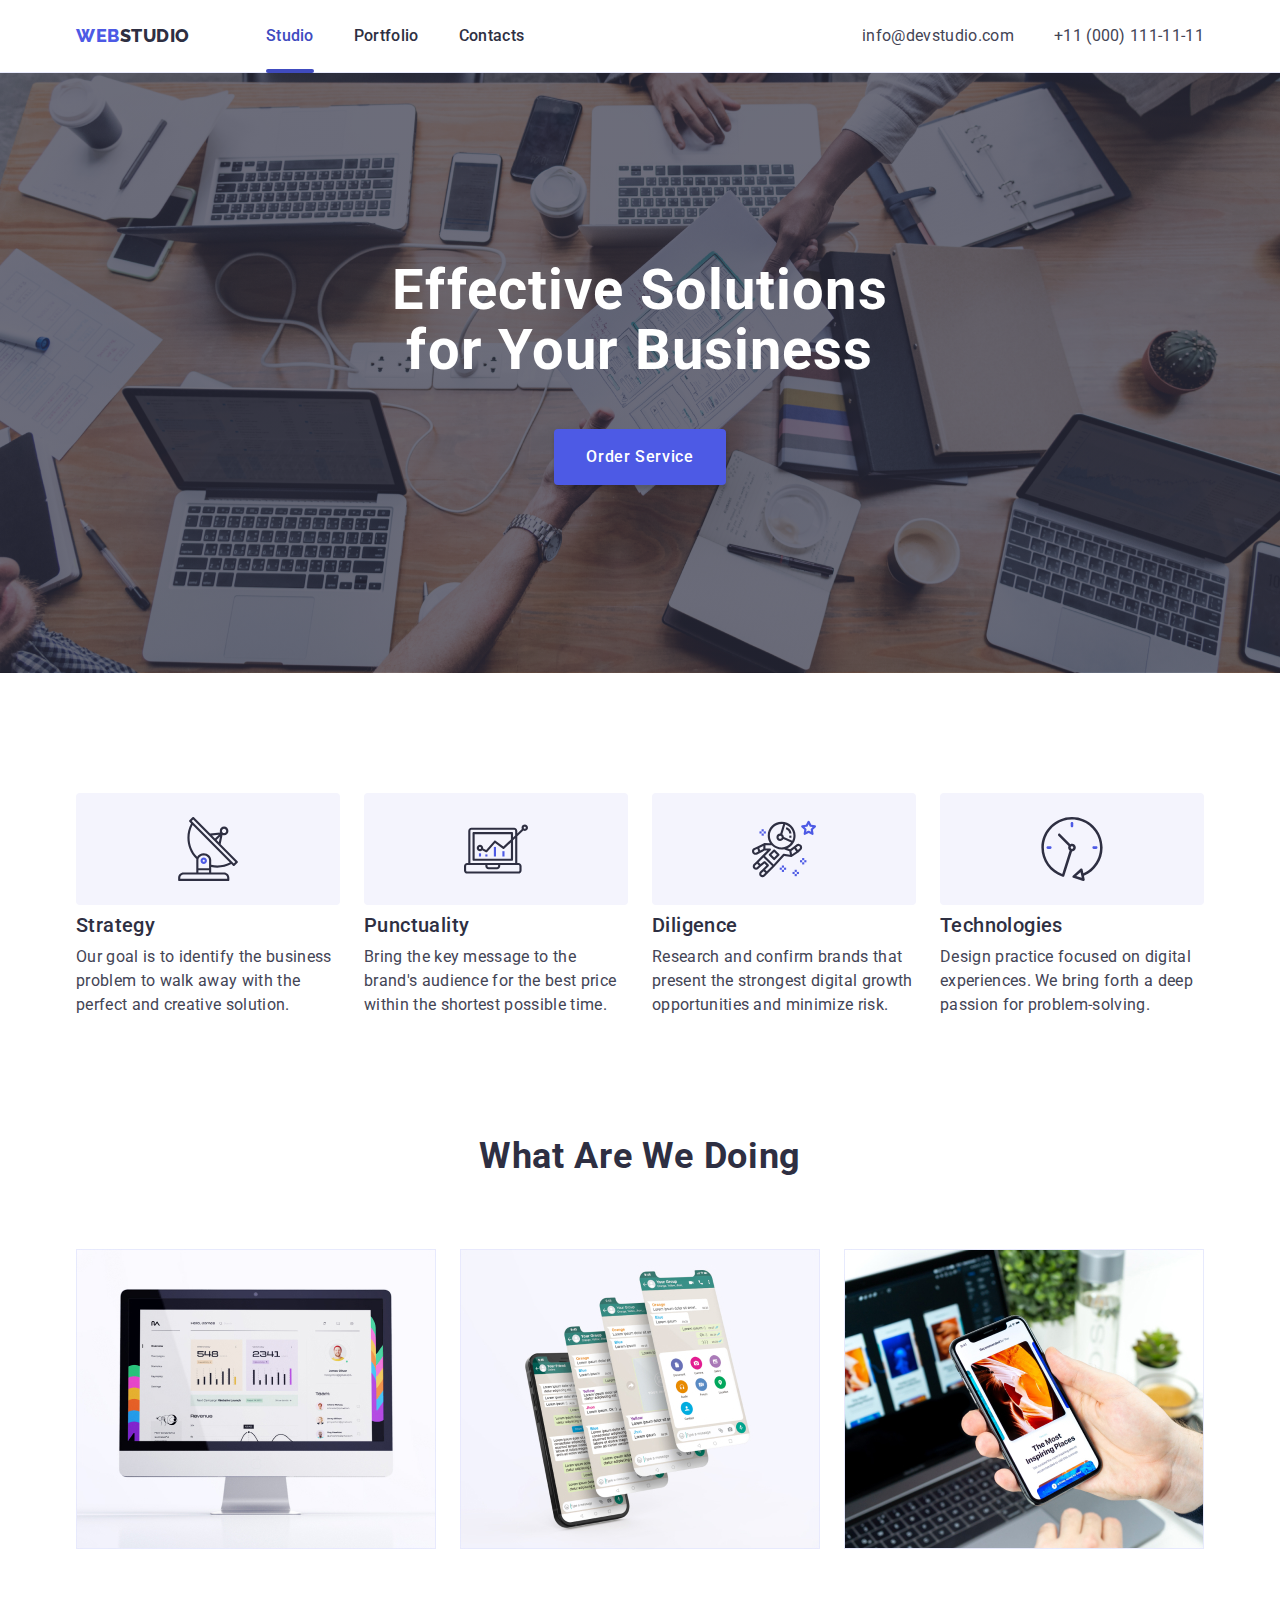
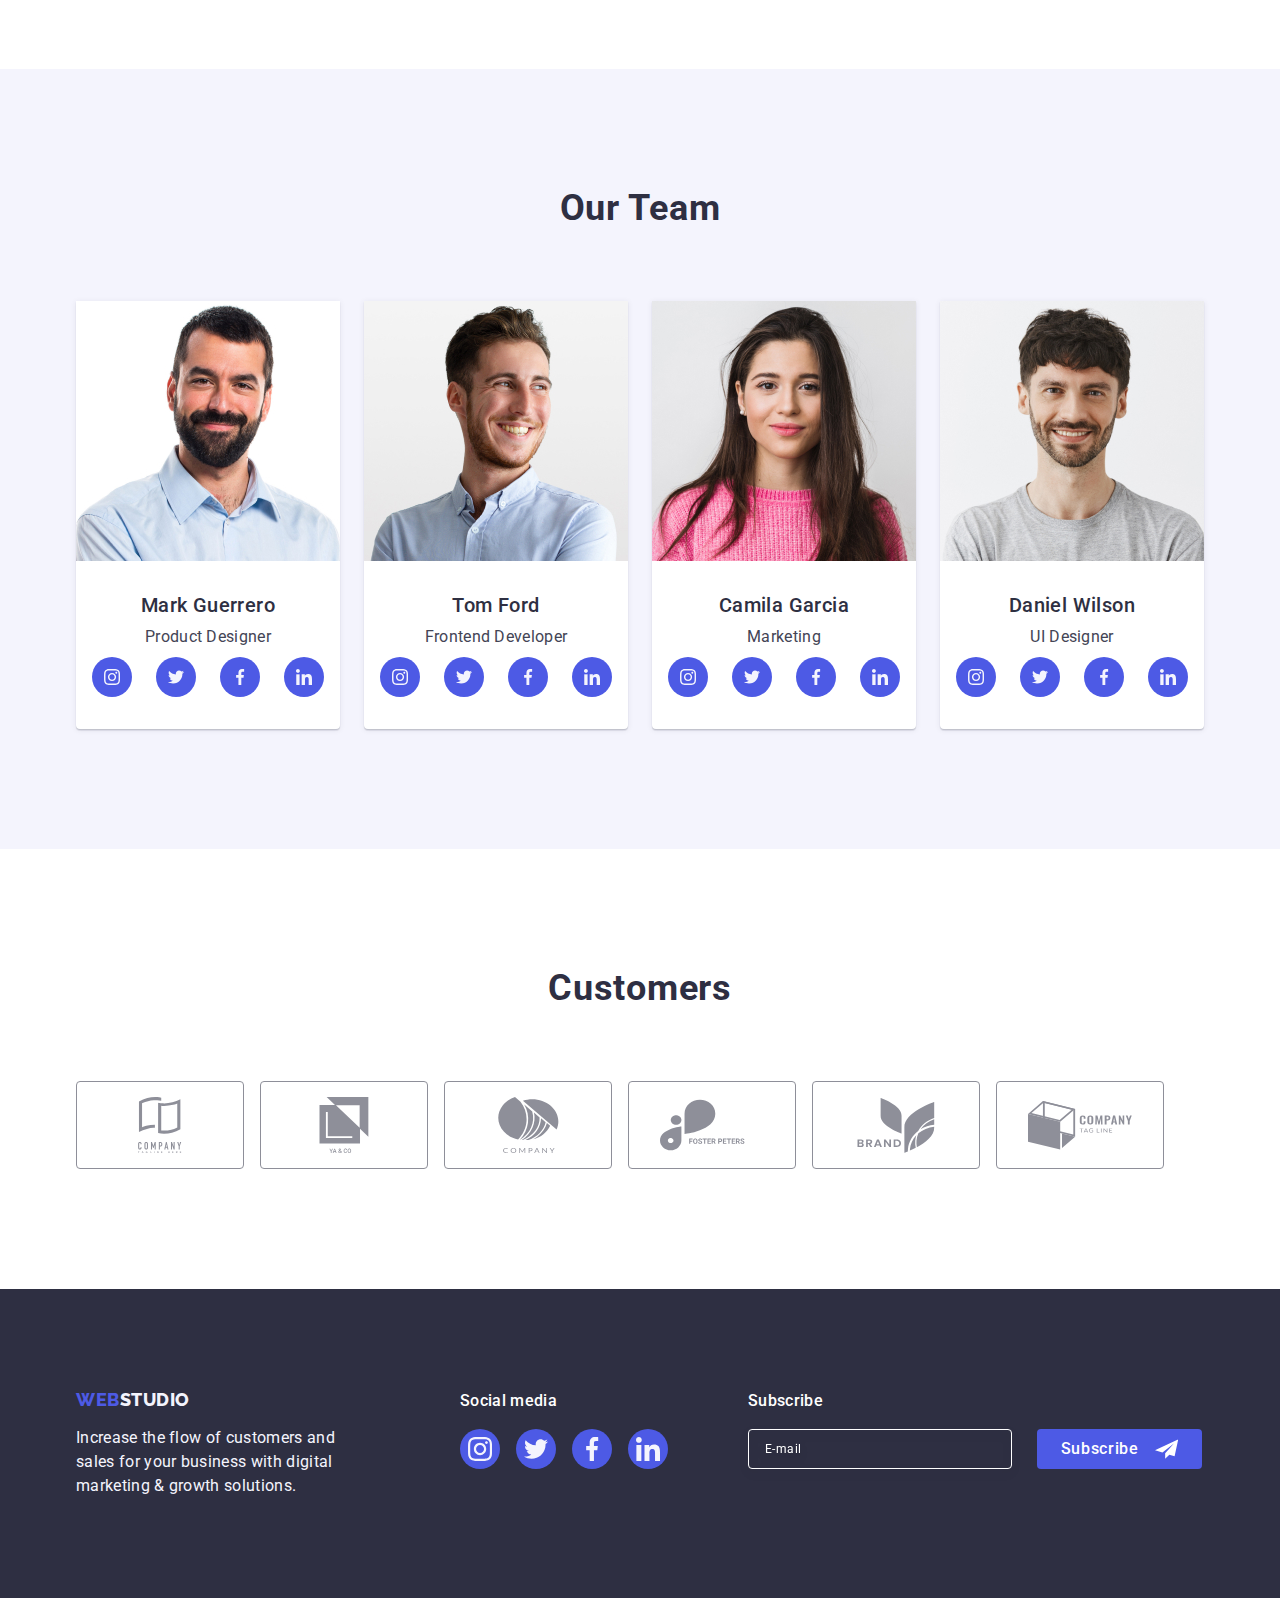
<file: index.html>
<!DOCTYPE html>
<html lang="en">
<head>
    <meta charset="UTF-8">
    <meta http-equiv="X-UA-Compatible" content="IE=edge">
    <meta name="viewport" content="width=device-width, initial-scale=1.0">
    <title>Document</title>
    <link rel="preconnect" href="https://fonts.googleapis.com">
    <link rel="preconnect" href="https://fonts.gstatic.com" crossorigin>
    <link href="https://fonts.googleapis.com/css2?family=Raleway:wght@800&family=Roboto:wght@400;500;700;900&display=swap" rel="stylesheet">
    <link rel="stylesheet" href="https://cdn.jsdelivr.net/npm/modern-normalize@1.1.0/modern-normalize.min.css">
    <link rel="stylesheet" href="./css/style.css">

</head>
<body class="body">

<header class="page-header">
    <div class="container page-header-container">
        <nav class="page-nav link">
            <a href="./index.html" class="link logo" >Web<span class="span">Studio</span></a>
    <ul class="menu-list list">
            <li class="menu-item"><a  href="./index.html" class="menu-link current link" >Studio</a></li>
            <li class="menu-item"><a href="./portfolio.html" class="menu-link link">Portfolio</a></li>
            <li class="menu-item"><a href="" class="menu-link link">Contacts</a></li>
    </ul>
        
        </nav>

        <button type="button" class="mobile-menu-open js-open-menu" >
<svg class="mobile-menu-open__icon" width="32" height="22">
    <use href="./images/icons.svg#icon-charm_menu-hamburger"></use>
</svg>
        </button>

        
        
            <address class="address">
                <ul class="address-list list">
                    <li><a href="mailto:info@devstudio.com" class="address-link">info@devstudio.com</a></li>
                    <li><a href="tel:+110001111111" class="address-link">+11 (000) 111-11-11</a></li>
                </ul>
            </address>
            
        </div>
<div class="mobile-menu  js-menu-container" >
    <div class="container mobile-menu-container">
        <button type="button" class="mobile-menu__close-btn js-close-menu" >
            <svg class="mobile-menu__close-icon" width="8" height="8">
                <use href="./images/icons.svg#icon-close"></use>
            </svg>
        </button>
    <ul class="menu-list-mobile list">
        <li class="menu-item-mobile"><a href="./index.html" class="menu-link-mobile link current">Studio</a></li>
        <li class="menu-item-mobile"><a href="./portfolio.html" class="menu-link-mobile link">Portfolio</a></li>
        <li class="menu-item-mobile"><a href="" class="menu-link-mobile link">Contacts</a></li>
    </ul>
    <address>
        <ul class="address-list-mobile list">
            <li><a class="address-link-mobile-tel" href="tel:+110001111111">+11 (000) 111-11-11</a></li>
            <li><a class="address-link-mobile-gmail" href="mailto:info@devstudio.com">info@devstudio.com</a></li>
        </ul>
    </address>
    <ul class="social-list-mobile list">
        <li class="social-list-item">
            <a href="" class="social-list-link">
            <svg class="social-list-icon" width="16" height="16">
            <use href="./images/icons.svg#instagram"></use></svg></a>
        </li>
        <li class="social-list-item">
            <a href="" class="social-list-link">
            <svg class="social-list-icon" width="16" height="16">
            <use href="./images/icons.svg#twitter"></use></svg></a>
        </li>
        <li class="social-list-item">
            <a href="" class="social-list-link">
            <svg class="social-list-icon" width="16" height="16">
            <use href="./images/icons.svg#facebook"></use></svg></a>
        </li>
        <li class="social-list-item">
            <a href="" class="social-list-link">
            <svg class="social-list-icon" width="16" height="16">
            <use href="./images/icons.svg#linkedin"></use></svg></a>
        </li>
    </ul>
    </div>
        </div>
</header>
<!-- Основний -->
<main>
    <!-- SECTION-1 -->
        
<section class="hero">
    <div class="container">
                <h1 class="hero-title">Effective Solutions<br>for Your Business</h1>
                <button  type="button" class="hero-btn btn" data-modal-open>Order Service</button>
    </div>
</section>

    <!-- SECTION-2 -->
<section class="section-text">
<div class="container">
    <h2 hidden class="link hidden">section2</h2>
    <ul class="page-nav-item list">
        <li class="item">
            <div class="feature" >
                <svg class="" width="64" height="64">
                <use href="./images/icons.svg#icon-antenna-1"></use></svg>
            </div>
            <h3 class="title ">Strategy</h3>
            <p class="text">Our goal is to identify the business problem to walk away with the perfect and creative solution. </p>
        </li>

        <li class="item">
            <div class="feature" >
                <svg class="" width="64" height="64">
                <use href="./images/icons.svg#icon-diagram-1"></use></svg>
            </div>
            <h3 class="title">Punctuality</h3>
            <p class="text">Bring the key message to the brand's audience for the best price within the shortest possible time. </p>
        </li>

        <li class="item">
            <div class="feature" >
                <svg class="" width="64" height="64">
                <use href="./images/icons.svg#icon-astronaut-1"></use></svg>
            </div>
            <h3 class="title">Diligence</h3>
            <p class="text">Research and confirm brands that present the strongest digital growth opportunities and minimize risk. </p>
        </li>

        <li class="item">
            <div class="feature" >
                <svg class="" width="64" height="64">
                <use href="./images/icons.svg#icon-clock-1"></use></svg>
            </div>
            <h3 class="title">Technologies</h3>
            <p class="text">Design practice focused on digital experiences. We bring forth a deep passion for problem-solving. </p>
        </li>
    </ul>
</div>
</section>
    
<!-- SECTION-3 -->
<section class="section-foto">
<div class="container">
    <h2 class="basic">What are we doing</h2> 
    <ul class="page-nav list">
        <li class="item"><img
            srcset="./images/img1@2x.jpg 2x"
            src="./images/img1.jpg" 
            alt="rectangle1" 
            width="360" 
            height="300"></li>
        <li class="item"><img 
            srcset="./images/img2@2x.jpg 2x"
            src="./images/img2.jpg" 
            alt="rectangle2" 
            width="360" 
            height="300"></li>
        <li class="item"><img 
            srcset="./images/img3@2x.jpg 2x"
            src="./images/img3.jpg" 
            alt="rectangle3" 
            width="360" 
            height="300"></li>
    </ul>
</div>
</section>
<!-- SECTION-4 -->
<section class="section-team">
<div class="container-team-mobile">
    <h2 class="basic">Our Team</h2>
<ul class="page-nav-team list">
    <li class="team-card">
        <img srcset="./images/img@2x.jpg 2x" src="./images/img.jpg" alt="Mark Guerrero" height="260" width="264">
    <div class="container-team">
            <h3 class="team-card-title">Mark Guerrero</h3>
            <p class="team-text">Product Designer</p>
    <ul class="social-list list">
        <li class="social-list-item">
            <a href="" class="social-list-link">
            <svg class="social-list-icon" width="16" height="16">
            <use href="./images/icons.svg#instagram"></use></svg></a>
        </li>
        <li class="social-list-item">
            <a href="" class="social-list-link">
            <svg class="social-list-icon" width="16" height="16">
            <use href="./images/icons.svg#twitter"></use></svg></a>
        </li>
        <li class="social-list-item">
            <a href="" class="social-list-link">
            <svg class="social-list-icon" width="16" height="16">
            <use href="./images/icons.svg#facebook"></use></svg></a>
        </li>
        <li class="social-list-item">
            <a href="" class="social-list-link">
            <svg class="social-list-icon" width="16" height="16">
            <use href="./images/icons.svg#linkedin"></use></svg></a>
        </li>
    </ul>
    </div>
    </li>

    <li class="team-card">
        <img srcset="./images/img(1)@2x.jpg 2x" src="./images/img(1).jpg" alt="Tom Ford" height="260" width="264">
    <div class="container-team">
        <h3 class="team-card-title">Tom Ford</h3>
        <p class="team-text">Frontend Developer</p>
    <ul class="social-list list">
        <li class="social-list-item">
            <a href="" class="social-list-link">
            <svg class="social-list-icon" width="16" height="16">
            <use href="./images/icons.svg#instagram"></use></svg></a>
        </li>
        <li class="social-list-item">
            <a href="" class="social-list-link">
            <svg class="social-list-icon" width="16" height="16">
            <use href="./images/icons.svg#twitter"></use></svg></a>
        </li>
        <li class="social-list-item">
            <a href="" class="social-list-link">
            <svg class="social-list-icon" width="16" height="16">
            <use href="./images/icons.svg#facebook"></use></svg></a>
        </li>
        <li class="social-list-item">
            <a href="" class="social-list-link">
            <svg class="social-list-icon" width="16" height="16">
            <use href="./images/icons.svg#linkedin"></use></svg></a>
        </li>
    </ul>
    </div>
    </li>

    <li class="team-card">
        <img srcset="./images/img(2)@2x.jpg 2x" src="./images/img(2).jpg" alt="Camila Garcia" height="260" width="264">
    <div class="container-team"> 
        <h3 class="team-card-title">Camila Garcia</h3>
        <p class="team-text">Marketing</p>
    <ul class="social-list list">
        <li class="social-list-item">
            <a href="" class="social-list-link">
            <svg class="social-list-icon" width="16" height="16">
            <use href="./images/icons.svg#instagram"></use></svg></a>
        </li>
        <li class="social-list-item">
            <a href="" class="social-list-link">
            <svg class="social-list-icon" width="16" height="16">
            <use href="./images/icons.svg#twitter"></use></svg></a>
        </li>
        <li class="social-list-item">
            <a href="" class="social-list-link">
            <svg class="social-list-icon" width="16" height="16">
            <use href="./images/icons.svg#facebook"></use></svg></a>
        </li>
        <li class="social-list-item">
            <a href="" class="social-list-link">
            <svg class="social-list-icon" width="16" height="16">
            <use href="./images/icons.svg#linkedin"></use></svg></a>
        </li>
    </ul>
    </div> 
    </li>

    <li class="team-card">
        <img srcset="./images/img(3)@2x.jpg 2x" src="./images/img(3).jpg" alt="Daniel Wilson" height="260" width="264">
    <div class="container-team">
        <h3 class="team-card-title">Daniel Wilson</h3>
        <p class="team-text">UI Designer</p>
    <ul class="social-list list">
        <li class="social-list-item">
            <a href="" class="social-list-link">
            <svg class="social-list-icon" width="16" height="16">
            <use href="./images/icons.svg#instagram"></use></svg></a>
        </li>
        <li class="social-list-item">
            <a href="" class="social-list-link">
            <svg class="social-list-icon" width="16" height="16">
            <use href="./images/icons.svg#twitter"></use></svg></a>
        </li>
        <li class="social-list-item">
            <a href="" class="social-list-link">
            <svg class="social-list-icon" width="16" height="16">
            <use href="./images/icons.svg#facebook"></use></svg></a>
        </li>
        <li class="social-list-item">
            <a href="" class="social-list-link">
            <svg class="social-list-icon" width="16" height="16">
            <use href="./images/icons.svg#linkedin"></use></svg></a>
        </li>
    </ul>
    </div> 
    </li>
    </ul>
</div>
</section>
<!-- SECTION-5 -->
<section class="customers">
    
<div class="container container-costomers-tablet">
    <h2 class="basic">Customers</h2>
    <ul class="customers-list list">
        <li class="customers-item">
            <a class="customers-list-link" href="">
            <svg class="customers-item-svg" width="104" height="56">
            <use href="./images/icons.svg#icon-group"></use></svg></a>
        </li>

        <li class="customers-item">
            <a class="customers-list-link" href="">
            <svg class="customers-item-svg" width="104" height="56">
            <use href="./images/icons.svg#icon-group-1"></use></svg></a>
        </li>

        <li class="customers-item">
            <a class="customers-list-link" href="">
            <svg class="customers-item-svg" width="104" height="56">
            <use href="./images/icons.svg#icon-group-2"></use></svg></a>
        </li>

        <li class="customers-item">
            <a class="customers-list-link" href=""> <svg class="customers-item-svg" width="104" height="56">
            <use href="./images/icons.svg#icon-group-3"></use></svg></a>
        </li>

        <li class="customers-item">
            <a class="customers-list-link" href="">
            <svg class="customers-item-svg" width="104" height="56">
            <use href="./images/icons.svg#icon-group-4"></use></svg></a>
        </li>

        <li class="customers-item">
            <a class="customers-list-link" href="">
            <svg class="customers-item-svg" width="104" height="56">
            <use href="./images/icons.svg#icon-group-5"></use></svg></a>
        </li>
    </ul>
</div>
</section>

</main>
<!-- Футер-->
<footer class="footer">
    <div class="container-social-footer container">
        <div class="container-logo-footer">
            <a href="./index.html" class="link logo-footer" >Web<span class="span-footer">Studio</span></a>
            <p class="text-footer">Increase the flow of customers and sales for your business with digital marketing & growth solutions.</p>
        </div>
<div class="container-footer-social">
            <p class="text-social-footer">Social media</p>
            <ul class="social-list-footer list">
                <li class="social-list-item-footer">
                    <a href="" class="social-list-link-footer">
                        <svg class="social-list-icon-footer" width="24" height="24">
                            <use href="./images/icons.svg#instagram"></use>
                        </svg>
                    </a>
                </li>
                <li class="social-list-item-footer">
                    <a href="" class="social-list-link-footer">
                        <svg class="social-list-icon-footer" width="24" height="24">
                            <use href="./images/icons.svg#twitter"></use>
                        </svg>
                    </a>
                </li>
                <li class="social-list-item-footer">
                    <a href="" class="social-list-link-footer">
                        <svg class="social-list-icon-footer" width="24" height="24">
                            <use href="./images/icons.svg#facebook"></use>
                        </svg>
                    </a>
                </li>
                <li class="social-list-item-footer">
                    <a href="" class="social-list-link-footer">
                        <svg class="social-list-icon-footer" width="24" height="24">
                            <use href="./images/icons.svg#linkedin"></use>
                        </svg>
                    </a>
                </li>
            </ul>
</div>
<div class="footer-container-form">
    <p class="text-social-footer">Subscribe</p>
    
    <form class="footer-form">
        <label for="email" class="footer-form-label">
            <input name="email"
            type="email"
            id="email"
            class="footer-form-input" 
            required 
            placeholder="E-mail">

        </label>

        <button type="submit" class="footer-btn-form">Subscribe
        <svg class="footer-form-icon" width="24" height="24">
            <use href="./images/icons.svg#icon-telegram"></use>
        </svg>
        </button>

    </form>
</div>
    </div>

</footer>
<div class="backdrop is-hidden" data-modal>
    <div class="modal">
    <button type="button" class="modal-btn-close" data-modal-close>
            <svg class="modal-btn-close-icon" width="8" height="8">
                <use href="./images/icons.svg#icon-close" ></use>
            </svg>
    </button>
    <p class="modal-text">Leave your contacts and we will call you back</p>

<form class="modal-form" autocomplete="on">
    <div class="modal-form-container">
        <label for="user-name" class="modal-form-field">
                <span class="modal-form-input-desc">Name</span>
        </label>
    <div class="modal-form-input-wrapper">
            <input name="user-name"
                type="text" 
                id="user-name" 
                class="modal-form-input" 
                required
                minlength="2">
        <svg class="modal-form-input-icon" width="18" height="24">
            <use href="./images/icons.svg#icon-person-black"></use>
        </svg>
    </div>
                
        
    </div>
        
    <div class="modal-form-container">
        <label for="user-phone" class="modal-form-field">
                <span class="modal-form-input-desc">Phone</span>
        </label>
        <div class="modal-form-input-wrapper">
            <input name="user-phone"
                type="tel"
                id="user-phone"
                class="modal-form-input" 
                required>
        <svg class="modal-form-input-icon" width="18" height="24">
            <use href="./images/icons.svg#icon-phone-black"></use>
        </svg>
        </div>
    
    </div>

    <div class="modal-form-container">
        <label for="user-email" class="modal-form-field">
            <span class="modal-form-input-desc">Email</span>
        </label>
            <div class="modal-form-input-wrapper">
                <input name="user-email"
                    type="email"
                    id="user-email"
                    class="modal-form-input" 
                    required>
            <svg class="modal-form-input-icon" width="18" height="24">
                <use href="./images/icons.svg#icon-email-black"></use>
            </svg>
            </div>
        
    </div>

    <div class="modal-form-container-comment">
        <label for="user-comment" class="modal-form-field">
                <span class="modal-form-input-desc">Comment</span>
        </label>
                <textarea name="user-comment" 
                    class="modal-form-comment"
                    id="user-comment"
                    placeholder="Text input"
                ></textarea>
        
    </div>

    <div class="modal-form-checkbox">
        <input class="modal-form-check visually-hidden"
                name="user-privacy"
                id="user-privacy"
                type="checkbox"
                value="true" 
                >
                <label for="user-privacy" class="modal-form-check-label">
                    <span class="modal-form-check-desc">
                    <svg class="check-icon" width="10" height="8">
                        <use href="./images/icons.svg#icon-daw"></use>
                    </svg>
                </span>I accept the terms and conditions of the&nbsp;<a class="modal-form-check-label-link" href="">Privacy Policy</a>
                
                </label>
    </div>

                

        <button type="submit" class="modal-form-submit">Send</button>

        </form>
    </div>
</div>
<script defer src="js/mobile-menu.js"></script>
<script src="./js/modal.js"></script>
</body>
</html>
</file>
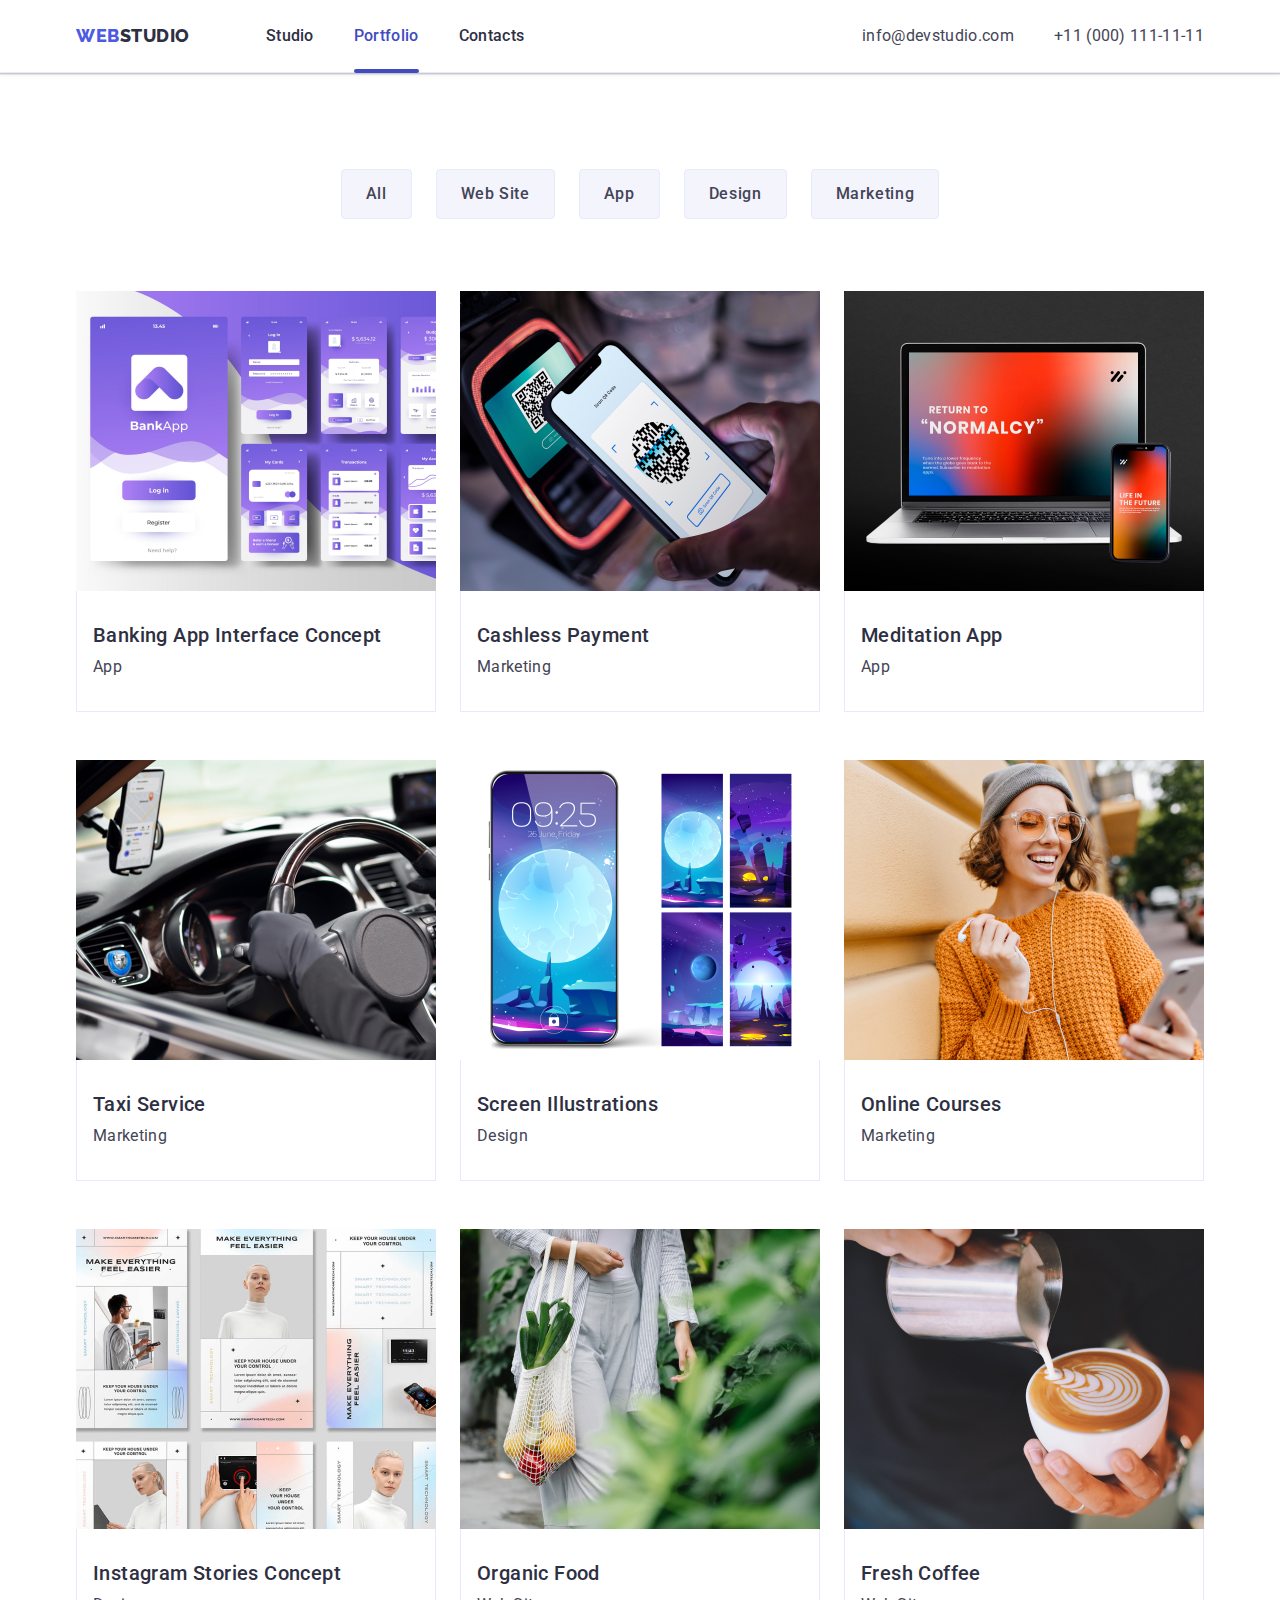
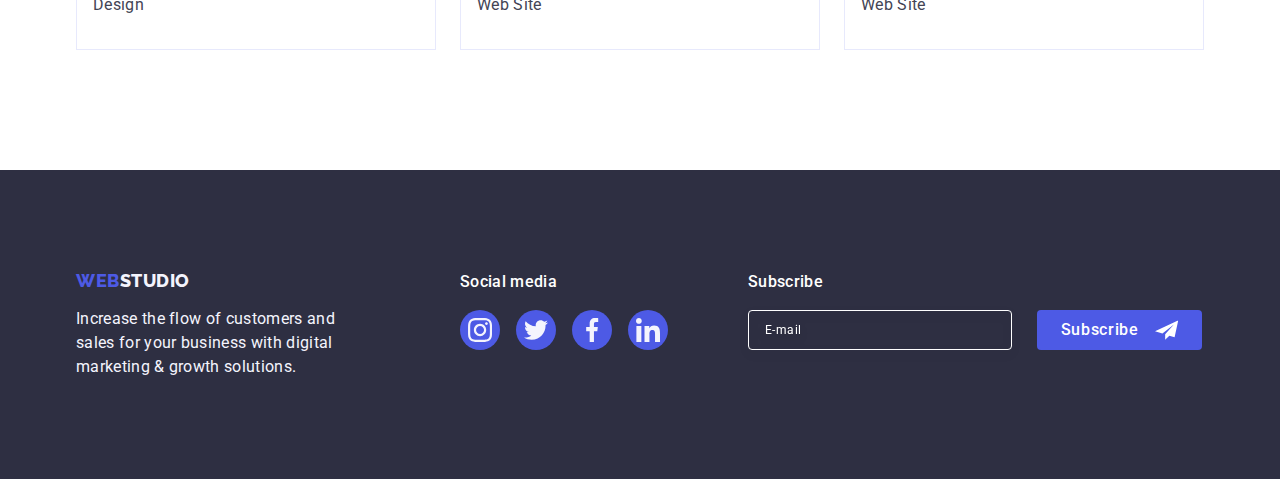
<file: portfolio.html>
<!DOCTYPE html>
<html lang="en">
<head>
    <meta charset="UTF-8">
    <meta http-equiv="X-UA-Compatible" content="IE=edge">
    <meta name="viewport" content="width=device-width, initial-scale=1.0">
    <title>Document</title>
    <link rel="preconnect" href="https://fonts.googleapis.com">
    <link rel="preconnect" href="https://fonts.gstatic.com" crossorigin>
    <link href="https://fonts.googleapis.com/css2?family=Raleway:wght@800&family=Roboto:wght@400;500;700;900&display=swap" rel="stylesheet">
    <link rel="stylesheet" href="https://cdn.jsdelivr.net/npm/modern-normalize@1.1.0/modern-normalize.min.css">
    <link rel="stylesheet" href="./css/style.css">

</head>
<body class="body" >
    <!-- хедер -->
    <header class="page-header">
        <div class="container page-header-container">
            <nav class="page-nav link">
                <a href="./index.html" class="link logo" >Web<span class="span">Studio</span></a>
        <ul class="menu-list list">
                <li class="menu-item"><a href="./index.html" class="menu-link link" >Studio</a></li>
                <li class="menu-item"><a href="./portfolio.html" class="menu-link current link">Portfolio</a></li>
                <li class="menu-item"><a href="" class="menu-link link">Contacts</a></li>
        </ul>
            
            </nav>
            
            
                <address class="address">
                    <ul class="address-list list">
                        <li><a href="mailto:info@devstudio.com" class="address-link">info@devstudio.com</a></li>
                        <li><a href="tel:+110001111111" class="address-link">+11 (000) 111-11-11</a></li>
                    </ul>
                </address>
            </div>
    
    </header>
    
    <main>
        <section class="portfolio">
    <!-- filters -->
    <div class="container">
        <h1 hidden>section-1</h1>
        <ul class="page-header-container filter list">
            <li><button type="button" class="btn-portfolio">All</button></li>
            <li><button type="button" class="btn-portfolio">Web Site</button></li>
            <li><button type="button" class="btn-portfolio">App</button></li>
            <li><button type="button" class="btn-portfolio">Design</button></li>
            <li><button type="button" class="btn-portfolio">Marketing</button></li>
        </ul>
    
    <ul class="main-portfolio list">
        <li class="item-portfolio"><a href="" class="link-app link">
            <div class="link-app-img">
                <img src="./images/banking-app.jpg" alt="banking-app" width="360" height="300">
                <p class="overley">14 Stylish and User-Friendly App Design Concepts · Task Manager App · Calorie Tracker App · Exotic Fruit Ecommerce App · Cloud Storage App</p>
            </div>
            <div class="container-portfolio">
                <h2 class="title title-portfolio">Banking App Interface Concept</h2>
                <p class="text text-portfolio">App</p>
            </div></a>
        </li>
        <li class="item-portfolio">
            <a href="" class="link-app link">
            <div class="link-app-img">
                <img src="./images/cashless-payment.jpg" alt="cashless-payment" width="360" height="300">
                <p class="overley">14 Stylish and User-Friendly App Design Concepts · Task Manager App · Calorie Tracker App · Exotic Fruit Ecommerce App · Cloud Storage App</p>
            </div>
            
            <div class="container-portfolio">
                <h2 class="title title-portfolio">Cashless Payment</h2>
            <p class="text text-portfolio">Marketing</p>
            </div></a>
        </li>
        <li class="item-portfolio"><a href="" class="link-app link">
            <div class="link-app-img">
                <img src="./images/meditation-app.jpg" alt="meditation-app" width="360" height="300">
                <p class="overley">14 Stylish and User-Friendly App Design Concepts · Task Manager App · Calorie Tracker App · Exotic Fruit Ecommerce App · Cloud Storage App</p>
            </div>
        <div class="container-portfolio">
            <h2 class="title title-portfolio">Meditation App</h2>
            <p class="text text-portfolio ">App</p>
        </div> </a>
        </li>
        <li class="item-portfolio"><a href="" class="link-app link">
            <div class="link-app-img">
                <img src="./images/taxi-service.jpg" alt="taxi-service" width="360" height="300">
                <p class="overley">14 Stylish and User-Friendly App Design Concepts · Task Manager App · Calorie Tracker App · Exotic Fruit Ecommerce App · Cloud Storage App</p>
            </div>
        <div class="container-portfolio">
            <h2 class="title title-portfolio">Taxi Service</h2>
            <p class="text text-portfolio">Marketing</p>
        </div></a>
        </li>
        <li class="item-portfolio"><a href="" class="link-app link">
            <div class="link-app-img">
                <img src="./images/screen.jpg" alt="screen" width="360" height="300">
                <p class="overley">14 Stylish and User-Friendly App Design Concepts · Task Manager App · Calorie Tracker App · Exotic Fruit Ecommerce App · Cloud Storage App</p>
            </div>
        <div class="container-portfolio">
            <h2 class="title title-portfolio">Screen Illustrations</h2>
            <p class="text text-portfolio">Design</p>
        </div></a>
        </li>
        <li class="item-portfolio"><a href="" class="link-app link">
            <div class="link-app-img">
                <img src="./images/online-courses.jpg" alt="online-courses" width="360" height="300">
                <p class="overley">14 Stylish and User-Friendly App Design Concepts · Task Manager App · Calorie Tracker App · Exotic Fruit Ecommerce App · Cloud Storage App</p>
            </div>
        <div class="container-portfolio">
            <h2 class="title title-portfolio">Online Courses</h2>
            <p class="text text-portfolio">Marketing</p>
        </div>   </a>
        </li>
        <li class="item-portfolio"><a href="" class="link-app link">
            <div class="link-app-img">
                <img src="./images/instagram-stories.jpg" alt="instagram-stories" width="360" height="300">
                <p class="overley">14 Stylish and User-Friendly App Design Concepts · Task Manager App · Calorie Tracker App · Exotic Fruit Ecommerce App · Cloud Storage App</p>
            </div>
        <div class="container-portfolio">
            <h2 class="title title-portfolio">Instagram Stories Concept</h2>
            <p class="text text-portfolio">Design</p>
        </div>   </a>
        </li>
        <li class="item-portfolio"><a href="" class="link-app link">
            <div class="link-app-img">
                <img src="./images/organic-food.jpg" alt="organic-food" width="360" height="300">
                <p class="overley">14 Stylish and User-Friendly App Design Concepts · Task Manager App · Calorie Tracker App · Exotic Fruit Ecommerce App · Cloud Storage App</p>
            </div>
        <div class="container-portfolio">
            <h2 class="title title-portfolio">Organic Food</h2>
            <p class="text text-portfolio">Web Site</p>
        </div>   </a>
        </li>
        <li class="item-portfolio"><a href="" class="link-app link">
            <div class="link-app-img">
                <img src="./images/fresh-caffee.jpg" alt="fresh-caffee" width="360" height="300">
                <p class="overley">14 Stylish and User-Friendly App Design Concepts · Task Manager App · Calorie Tracker App · Exotic Fruit Ecommerce App · Cloud Storage App</p>
            </div>
        <div class="container-portfolio">
            <h2 class="title title-portfolio">Fresh Coffee</h2>
            <p class="text text-portfolio">Web Site</p>
        </div>  </a>
        </li>
    </ul>
    </div>
    
</section>
    </main>

    <footer class="footer">
        <div class="container-social-footer container">
            <div class="container-logo-footer">
                <a href="./index.html" class="link logo-footer" >Web<span class="span-footer">Studio</span></a>
                <p class="text-footer">Increase the flow of customers and sales for your business with digital marketing & growth solutions.</p>
            </div>
    <div class="container-footer-social">
                <p class="text-social-footer">Social media</p>
                <ul class="social-list-footer list">
                    <li class="social-list-item-footer">
                        <a href="" class="social-list-link-footer">
                            <svg class="social-list-icon-footer" width="24" height="24">
                                <use href="./images/icons.svg#instagram"></use>
                            </svg>
                        </a>
                    </li>
                    <li class="social-list-item-footer">
                        <a href="" class="social-list-link-footer">
                            <svg class="social-list-icon-footer" width="24" height="24">
                                <use href="./images/icons.svg#twitter"></use>
                            </svg>
                        </a>
                    </li>
                    <li class="social-list-item-footer">
                        <a href="" class="social-list-link-footer">
                            <svg class="social-list-icon-footer" width="24" height="24">
                                <use href="./images/icons.svg#facebook"></use>
                            </svg>
                        </a>
                    </li>
                    <li class="social-list-item-footer">
                        <a href="" class="social-list-link-footer">
                            <svg class="social-list-icon-footer" width="24" height="24">
                                <use href="./images/icons.svg#linkedin"></use>
                            </svg>
                        </a>
                    </li>
                </ul>
    </div>
    <div class="footer-container-form">
        <p class="text-social-footer">Subscribe</p>
        
        <form class="footer-form">
            <label for="email" class="footer-form-label">
                <input type="email"
                name="email" 
                id="email"
                class="footer-form-input" 
                required 
                placeholder="E-mail">
    
            </label>
    
            <button type="submit" class="footer-btn-form">Subscribe
            <svg class="footer-form-icon" width="24" height="24">
                <use href="./images/icons.svg#icon-telegram"></use>
            </svg>
            </button>
    
        </form>
    </div>
        </div>
    
    </footer>

</body>
</html>
</file>
<file: css/style.css>
*,
*::before,
*::after {
box-sizing: border-box;
}

:root{--navy-blue-color:#2E2F42;
--slate-color:#434455;
--cloud-color:#F4F4FD;
--white-color:#ffffff;
--iris-color:#4D5AE5;
--border-color:#e7e9fc;
--bc:#404bbf;
--ocean-color:#404BBF;
--form-color:#8e8f99;
}

.body{font-family: "Roboto", sans-serif;
    color: #434455;
    background-color: #FFFFFF;}

h1,
h2,
h3,
h4,
h5,
h6,
p{margin-top: 0;
margin-bottom: 0;}

ol,ul{margin-top: 0;
margin-bottom: 0;
margin-left: 0;}

img{display: block;}

button{cursor: pointer;}

.list{list-style: none;
margin: 0;
padding: 0;}

.link{text-decoration: none;}

.container{ 
    width: 100%;
    margin-left: auto;
    margin-right: auto;
    padding-left: 15px;
    padding-right: 15px;}

.container{
    padding-left: 16px;
    padding-right: 16px;}





.title{
    margin-bottom: 8px;
    color:var(--navy-blue-color);
    font-style: normal;
    font-weight: 500;
    font-size: 20px;
    line-height: 1.2;
    letter-spacing: 0.02em;
    text-transform: capitalize;}

.text {color:var(--slate-color);
    line-height: 1.5;
    letter-spacing: 0.02em;
    font-size: 16px;}

.btn {color:var(--white-color);
        background-color: var(--iris-color);
        font-family: "Roboto", sans-serif;
        font-size: 16px;
        line-height: 1.5;
        letter-spacing: 0.04em;
        cursor: pointer;
        font-weight: 500;
        transition: background-color 250ms cubic-bezier(0.4, 0, 0.2, 1)}
.btn:hover,
.btn:focus{background-color: #404BBF ;}


/* ---------------------------HEADER--------------------------- */
.page-header-container{
    display: flex;
    align-items: center;
    justify-content: space-between;}

.page-nav{display: flex;
    align-items: center;
    justify-content: space-between;}

.page-header{
    padding-top: 24px;
    padding-bottom: 24px;
    
}

.page-header{
border-bottom: 1px solid #e7e9fc;
box-shadow: 0px 2px 1px rgba(46, 47, 66, 0.08), 0px 1px 1px rgba(46, 47, 66, 0.16), 0px 1px 6px rgba(46, 47, 66, 0.08);}

.logo{margin-right: 76px;
    color:var(--iris-color);
    font-family: "Raleway", sans-serif;
    font-weight: 800;
    font-size: 18px;
    line-height: 1.17;
    letter-spacing: 0.03em;
    text-transform: uppercase;}

.span {color:var(--navy-blue-color);
transition: color 250ms cubic-bezier(0.4, 0, 0.2, 1);}

.span:hover,
.span:focus{
    color: #404bbf;}




.menu-list{display: flex;
    align-items: center;
    padding-left: 0;
    text-decoration:none;}




.menu-item:not(:last-child){
    margin-right: 40px;}

.menu-link{color:var(--navy-blue-color);
text-decoration: none;
font-weight: 500;
font-size: 16px;
line-height: 1.5;
letter-spacing: 0.02em;
font-style: normal;
display: block;
position: relative;
transition: color 250ms cubic-bezier(0.4, 0, 0.2, 1);}

.menu-link:hover{color: var(--ocean-color);}
.menu-link:focus{color: var(--ocean-color);}



.menu-link.current::after{
    content:"";
    position: absolute;
    left: 0;
    bottom: -1px;
    border-radius: 2px;
    
    width: 100%;
    height: 4px;
    background-color: var(--ocean-color);

}


.address{margin-left: auto;}

.address-list{
    gap: 40px;
    display: flex;}

.address-link{
    color: var(--slate-color);
    font-style: normal;
    font-family: 'Roboto';
    font-weight: 400;
    font-size: 16px;
    line-height: 1.5;
    letter-spacing: 0.02em;
    text-decoration: none;
transition: color 250ms cubic-bezier(0.4, 0, 0.2, 1);}

.address-link:hover,
.address-link:focus{color: var(--iris-color);}


.mobile-menu-open{
    background-color: transparent;
    border: none;
    padding: 0;
    line-height: 0;
}

.mobile-menu-container{
    display: flex;
    flex-direction: column;
    position: relative;
    height: 100%;
    padding-top: 80px;
    padding-bottom: 40px;
    padding-left: 24px;

}

.mobile-menu{
    background-color: white;
    position: fixed;
    width: 100%;
    height: 100%;
    z-index: 1000;
    top: 0;
    left: 0;
    z-index: 1000;
    /* box-shadow: 0px 2px 1px rgba(46, 47, 66, 0.08), 0px 1px 1px rgba(46, 47, 66, 0.16), 0px 1px 6px rgba(46, 47, 66, 0.08);
    transition: opacity 250ms cubic-bezier(0.4, 0, 0.2, 1),
                visibility 250ms cubic-bezier(0.4, 0, 0.2, 1); */
    transform: translateX(100%);
    transition: transform 250ms cubic-bezier(0.4, 0, 0.2, 1);}

.mobile-menu.is-open{transform: translateX(0);}

.mobile-menu__close-btn{
    display: flex;
    position: absolute;
    top: 24px;
    right: 24px;
    justify-content: center;
    align-items: center;
    width: 24px;
    height: 24px;
    background: #E7E9FC;
    border: 1px solid #2E2F42;
    /* opacity: 0.1; */
    padding: 0;
    border-radius: 50%;
    cursor: pointer;
transition: background-color 250ms cubic-bezier(0.4, 0, 0.2, 1),
border 250ms cubic-bezier(0.4, 0, 0.2, 1);
}

.mobile-menu__close-btn:hover,
.mobile-menu__close-btn:focus{
    background-color:#404bbf;
    border: none;}

    .mobile-menu__close-btn:hover .mobile-menu__close-icon,
    .mobile-menu__close-btn:focus .mobile-menu__close-icon{
        fill: #ffffff;
    }

.mobile-menu-open__icon{
    stroke: #2E2F42;}

.mobile-menu__close-icon{
    transition: fill 250ms cubic-bezier(0.4, 0, 0.2, 1);
}

.mobile-menu.is-open{
    opacity: 1;
    /* visibility: hidden;
    pointer-events: none; */
    
}

.menu-list-mobile{
    display: flex;
    flex-direction: column;
    padding-left: 0;
    text-decoration:none;
    gap: 40px;
    margin-bottom: auto;
}


.menu-link-mobile{
    font-family: 'Roboto',sans-serif;
font-style: normal;
font-weight: 700;
font-size: 36px;
line-height: 1.11;
letter-spacing: 0.02em;
text-transform: capitalize;
color: #2E2F42;
transition: color 250ms cubic-bezier(0.4, 0, 0.2, 1);
}

.menu-link-mobile:hover{color: var(--ocean-color);}
.menu-link-mobile:focus{color: var(--ocean-color);}

.current{color:var(--ocean-color);}

.address-list-mobile{
    display: flex;
    flex-direction: column;
    gap: 40px;
margin-bottom: 56px;}

.address-link-mobile-tel{
    width: 353px;
    font-family: 'Roboto',sans-serif;
font-style: normal;
font-weight: 700;
font-size: 24px;
line-height: 1.11;
letter-spacing: 0.02em;
text-transform: capitalize;
color: #434455;
text-decoration: none;
transition: color 250ms cubic-bezier(0.4, 0, 0.2, 1);
}

.address-link-mobile-gmail{
    font-family: 'Roboto';
font-style: normal;
font-weight: 500;
font-size: 20px;
line-height: 1.20;
letter-spacing: 0.02em;
color: #434455;
text-decoration: none;
transition: color 250ms cubic-bezier(0.4, 0, 0.2, 1);
}

.address-link-mobile-tel:hover,
.address-link-mobile-tel:focus{
    color: #4D5AE5;
}

.address-link-mobile-gmail:hover,
.address-link-mobile-gmail:focus{
    color: #4D5AE5;
}


.social-list-mobile{display: flex;
    justify-content: space-between;
    
    }



/*---------------------------HERO ---------------------------*/

.hero{max-width: 100%;
padding-top: 112px;
padding-bottom: 112px;
margin-left: auto;
margin-right: auto;
background-image: linear-gradient(rgba(46, 47, 66, 0.7), rgba(46, 47, 66, 0.7)), url(../images/bg-mobile.jpg);
background-size: cover;
background-repeat: no-repeat;
background-position: center;}

@media (min-device-pixel-ratio: 2),
(min-resolution: 192dpi),
(min-resolution: 2dppx) {
.hero{
    background-image: linear-gradient(rgba(46, 47, 66, 0.7), rgba(46, 47, 66, 0.7)), url(../images/bg-mobile@2x.jpg);
}
}

.hero-title {max-width: 496px;
margin-left: auto;
margin-right: auto;
font-size: 56px;
line-height: 1.07;
text-align: center;
letter-spacing: 0.02em;
color:var(--white-color);}






.hero-btn{display: block;
    min-width: 169px;
    height: 56px;
    margin-top: 72px;
    margin-left: auto;
    margin-right: auto;
    padding: 16px 32px;
    border-radius: 4px;
    border: none;
    box-shadow: 0px 4px 4px rgba(0, 0, 0, 0.15);}

/*--------------------------- SECTION-2 ---------------------------*/
.section-text{
/* padding-top: 120px;
padding-bottom: 120px; */
padding-top: 96px;
padding-bottom: 96px;}

.page-nav-item{display: flex;
    gap: 72px;
    flex-direction: column;}




/* .item{flex-basis: calc((100% - 72px) / 4);} */

.item{display: flex;
flex-direction: column;
align-items: center;}

.feature{display: none;
    justify-content: center;
    align-items: center;
    height: 112px;
    background-color: #f4f4fd;
    border-radius: 4px;
    margin-bottom: 8px;}

/* .feature{display: flex;
justify-content: center;
align-items: center;
height: 112px;
background-color: #f4f4fd;
border-radius: 4px;
margin-bottom: 8px;} */

/*--------------------------- SECTION-3--------------------------- */

.section-foto {padding-bottom: 120px;}

.basic{margin-bottom: 72px;
    font-size: 36px;
    line-height: 1.11;
    text-align: center;
    text-transform: capitalize;
    letter-spacing: 0.02em;
    color: var(--navy-blue-color);}

/*--------------------------- SECTION-4 ---------------------------*/

.section-team{padding-top: 96px;
padding-bottom: 96px;
background: #F4F4FD;}

.container-team{padding-top: 32px;
padding-bottom: 32px;}

.page-nav-team{display: flex;
    flex-direction: column;
    align-items: center;
    justify-content: space-between;
    gap: 24px;}    

.team-card{background-color: var(--white-color);
border-radius: 0px 0px 4px 4px;
box-shadow: 0px 1px 6px rgba(46, 47, 66, 0.08), 0px 1px 1px rgba(46, 47, 66, 0.16), 0px 2px 1px rgba(46, 47, 66, 0.08);}

.team-card-title{
    margin-bottom: 8px;
    color: var(--navy-blue-color);
    font-style: normal;
    font-weight: 500;
    font-size: 20px;
    line-height: 1.2;
    letter-spacing: 0.02em;
    text-transform: capitalize;
    text-align: center;}


.team-text{
    color: var(--slate-color);
    line-height: 1.5;
    letter-spacing: 0.02em;
    font-size: 16px;
    text-align: center;
    margin-bottom: 8px;}

/* ---------------------------SECTION-5--------------------------- */

.customers{padding-bottom: 96px;
padding-top: 96px;}

.customers-list{display: flex;
    flex-direction: row;
    flex-wrap: wrap;
    gap: 16px;}

.customers-list-link{display: flex;
    width: 100%;
    height: 100%;
    border: 1px solid #8e8f99;
    border-radius: 4px;
    align-items: center;
    justify-content: center;
    color: #8e8f99;
transition: color 250ms cubic-bezier(0.4, 0, 0.2, 1),border-color 250ms cubic-bezier(0.4, 0, 0.2, 1);}

.customers-list-link:hover,
.customers-list-link:focus{
    color: #404bbf;
    border-color: #404BBF;}

/* .customers-item{
    width: calc((100% - 120px) / 6);
    height: 88px;} */

.customers-item {
    width: calc((100% - 16px) / 2);
    height: 88px;}

.customers-item-svg{fill: currentColor;}


/* ---------------------------FOOTER------------------------ */

.footer{background-color: var(--navy-blue-color);
padding: 100px 0;}

/* .container-social-footer{display: flex;
align-items: baseline;} */

/* .container-logo-footer{margin-right: 120px;} */
.container-logo-footer{
    display: flex;
    flex-direction: column;
    align-items: center;
    margin-bottom: 72px;
    gap: 16px;}

.link.logo-footer{
    display: inline-block;
    margin-bottom: 16px;
    color:var(--iris-color);
    font-family: "Raleway", sans-serif;
    font-weight: 800;
    font-size: 18px;
    line-height: 1.17;
    letter-spacing: 0.03em;
    text-transform: uppercase;
    text-decoration: none;}

.span-footer{color:var(--cloud-color);}

.text-footer{
    max-width: 264px;
    font-weight: 400;
    font-size: 16px;
    line-height: 1.5;
    letter-spacing: 0.02em;
    color:var(--cloud-color)}

.social-list-footer{
    display: flex;
    justify-content: center;
    gap: 16px;}

.social-list-link-footer{
    display:flex;
    justify-content: center;
    align-items: center;
    width: 40px;
    height: 40px;
    border-radius: 50%;
    background:var(--iris-color);
    fill:var(--cloud-color);
transition: background-color 250ms cubic-bezier(0.4, 0, 0.2, 1);}

/* .container-footer-social{
    margin-right: 80px;
} */
.container-footer-social{
    margin-bottom: 72px;
    display: flex;
    flex-direction: column;
    align-items: center;
}


.text-social-footer{margin-bottom: 16px;
color: #FFFFFF;
font-weight: 500;
font-size: 16px;
line-height: 1.5;
letter-spacing: 0.02em;}

.social-list-link-footer:hover,
.social-list-link-footer:focus{
    background-color:#31d0aa;}


/* ---------------------------PORTFOLIO--------------------------- */

/*---------------------------  Filter ---------------------------*/

.portfolio{
    padding-top: 96px;
    padding-bottom: 120px;}

.hidden{margin-bottom: 8px;}

.filter{
    margin-bottom: 72px;
    gap: 24px;
    justify-content: center;}

    .btn-portfolio {
        border-radius: 4px;
        border: 1px solid var(--border-color);
        padding: 12px 24px 12px;
        align-self: center;
        color:var(--accent-color);
        background-color: var(--cloud-color);
        font-family: "Roboto", sans-serif;
        font-size: 16px;
        line-height: 1.5;
        letter-spacing: 0.04em;
        cursor: pointer;
        font-weight: 500;
        transition: color 250ms cubic-bezier(0.4, 0, 0.2, 1),
        background-color 250ms cubic-bezier(0.4, 0, 0.2, 1),
        border-color 250ms cubic-bezier(0.4, 0, 0.2, 1),
        box-shadow 250ms cubic-bezier(0.4, 0, 0.2, 1);}

.btn-portfolio:hover,
.btn-portfolio:focus{color: #FFFFFF;
    background-color: #404BBF;
    border: 1px solid transparent;
    box-shadow: 0px 3px 1px rgba(0, 0, 0, 0.1), 0px 2px 1px rgba(0, 0, 0, 0.08), 0px 2px 2px rgba(0, 0, 0, 0.12);
}


.main-portfolio{
    display: flex;
    flex-wrap:wrap;
    column-gap: 24px;
    row-gap: 48px;}

.link-app{display: block;
transition: box-shadow 250ms cubic-bezier(0.4, 0, 0.2, 1);}

.link-app:hover,
.link-app:focus{
    box-shadow:0px 1px 6px rgba(46, 47, 66, 0.08), 0px 1px 1px rgba(46, 47, 66, 0.16), 0px 2px 1px rgba(46, 47, 66, 0.08);}

.item-portfolio{width: calc((100% - 48px) / 3);
}

.container-portfolio{
    padding: 32px 16px;
    border: 1px solid #e7e9fc;
    border-top: none;}

.link-app-img{position: relative;
    overflow: hidden;
}

.overley{
position: absolute;
background-color:var(--iris-color);
color: var(--cloud-color);
font-size: 16px;
line-height: 1.5;
letter-spacing: 0.02em;

padding: 40px 32px;
left: 0;
top: 0;
width: 100%;
height: 100%;
overflow: auto;
transform: translate(0,100%);
transition: transform 250ms cubic-bezier(0.4, 0, 0.2, 1);
}

.link-app:hover .overley,
.link-app:focus .overley{
    transform: translate(0,0);
}

/* -----------------------------ICON--------------------------------------------------- */
.social-list{display: flex;
justify-content: center;
gap: 24px;}

.social-list-link{
    display:flex;
    justify-content: center;
    align-items: center;
    width: 40px;
    height: 40px;
    border-radius: 50%;
    background: var(--iris-color);
transition: background-color 250ms cubic-bezier(0.4, 0, 0.2, 1);}

.social-list-icon{fill: var(--cloud-color);}

.social-list-link:hover,
.social-list-link:focus{background-color:var(--bc);}

/* ------------------------------------------------------------------------------------ */

.backdrop {position: fixed;
top: 0;
left: 0;
z-index: 100;
width: 100%;
height: 100%;
background-color: rgba(46, 47, 66, 0.4);
transition: opacity 250ms cubic-bezier(0.4, 0, 0.2, 1),
visibility 250ms cubic-bezier(0.4, 0, 0.2, 1);}

.modal{position: absolute;
    top: 50%;
    left: 50%;
    transform: translate(-50%, -50%);
width: 100%;
min-height: 584px;
background: #FCFCFC;
box-shadow: 0px 1px 1px rgba(0, 0, 0, 0.14), 0px 1px 3px rgba(0, 0, 0, 0.12), 0px 2px 1px rgba(0, 0, 0, 0.2);
border-radius: 4px;
transition: transform 250ms cubic-bezier(0.4, 0, 0.2, 1);
padding: 72px 24px 24px 24px;}

.modal-text{
    font-family: 'Roboto';
    font-style: normal;
    font-weight: 500;
    font-size: 16px;
    line-height: 1.5;
    text-align: center;
    letter-spacing: 0.02em;
    color: #2E2F42;
    margin-bottom: 16px;}

.modal-btn-close{display: flex;
    position: absolute;
    top: 24px;
    right: 24px;
    justify-content: center;
    align-items: center;
    width: 24px;
    height: 24px;
    background: #E7E9FC;
    border: 1px solid rgba(0, 0, 0, 0.1);
    padding: 0;
    border-radius: 50%;
    cursor: pointer;
transition: background-color 250ms cubic-bezier(0.4, 0, 0.2, 1),
border 250ms cubic-bezier(0.4, 0, 0.2, 1);}

.modal-btn-close-icon{transition: fill 250ms cubic-bezier(0.4, 0, 0.2, 1);}

.modal-btn-close:hover,
.modal-btn-close:focus{
    background-color:#404bbf;
    border: none;
}

    .modal-btn-close:hover .modal-btn-close-icon,
    .modal-btn-close:focus .modal-btn-close-icon{
        fill: #ffffff;
    }

.backdrop.is-hidden{
    opacity: 0;
    visibility: hidden;
    pointer-events: none;
}

/* ------------------------------------------------------------------------------------ *//* ------------------------------------------------------------------------------------ */

.modal-form{display: flex;
flex-direction: column;}




.modal-form-input{width: 100%;
height: 40px;
border-radius: 4px;
border: 1px solid rgba(46, 47, 66, 0.4);
padding-left: 38px;
background-color: transparent;
outline: transparent;
transition: border-color 250ms cubic-bezier(0.4, 0, 0.2, 1);}

.modal-form-input:focus{
    border-color:#4D5AE5;
    outline: none;
}
.modal-form-input:focus + .modal-form-input-icon{
    fill: var(--iris-color);
}

.modal-form-input-desc{
    display: block;
    font-family: 'Roboto';
    font-style: normal;
    font-weight: 400;
    font-size: 12px;
    line-height: 1.17;
    letter-spacing: 0.04em;
    color: #8E8F99;
margin-bottom: 4px;}

.modal-form-field{
    display: block;
    font-size: 12px;
    line-height: 1.17;
    letter-spacing: 0.04em;
    color: var(--form-color);
    margin-bottom: 4px;

}

.modal-form-input-wrapper{  
    position: relative;}

.modal-form-input-icon{
    position: absolute;
    left: 16px;
    top: 50%;
    transform: translateY(-50%);
    transition: fill 250ms cubic-bezier(0.4, 0, 0.2, 1)}

.modal-form-comment{
    resize: none;
    width: 100%;
    height: 120px;
    border-radius: 4px;
    padding: 8px 16px;

    font-size: 12px;
    line-height: 1.17;
    letter-spacing: 0.04em;
    color: rgba(46, 47, 66, 0.4);
    border: 1px solid rgba(46, 47, 66, 0.2);
    background-color: transparent;
    outline: transparent;

    transition: border-color 250ms cubic-bezier(0.4, 0, 0.2, 1);
}
.modal-form-comment::placeholder{
    font-family: 'Roboto';
font-style: normal;
font-weight: 400;
font-size: 12px;
line-height: 1.17;
letter-spacing: 0.04em;
color: rgba(46, 47, 66, 0.4);
}

.modal-form-comment:focus{
    border-color:#4D5AE5;
    outline: none;
}

.modal-form-check-desc{
    display: inline-flex;
    align-items: center;
    justify-content: center;
    fill: transparent;
    
    width: 16px;
    height: 16px;
    border: 1px solid rgba(46, 47, 66, 0.4);
    border-radius: 2px;
    margin-right: 8px;
    cursor: pointer;
    transition: background-color 250ms cubic-bezier(0.4, 0, 0.2, 1),
    border 250ms cubic-bezier(0.4, 0, 0.2, 1),
    fill 250ms cubic-bezier(0.4, 0, 0.2, 1);
}

.modal-form-check-label{
    font-size: 12px;
    line-height: 1.17;
    letter-spacing: 0.04em;
    color: var(--form-color);

}

.modal-form-check:checked + .modal-form-check-label > .modal-form-check-desc {
    background-color:var(--ocean-color);
    fill:var(--white-color);
    border: none;
}

.visually-hidden{
    position: absolute;
    width: 1px;
    height: 1px;
    margin: -1px;
    padding: 0;
    overflow: hidden;
    border: 0;
    clip: rect(0 0 0 0);
}

.modal-form-submit{
    display: block;
    background: #4D5AE5;
    box-shadow: 0px 4px 4px rgba(0, 0, 0, 0.15);
    color: #FFFFFF;
    border-radius: 4px;
    min-width: 169px;
    height: 56px;
    margin-left: auto;
    margin-right: auto;
    border: none;

    font-family: 'Roboto',sans-serif;
    font-style: normal;
    font-weight: 500;
    font-size: 16px;
    line-height: 1.5;
    text-align: center;
    letter-spacing: 0.04em;
    transition: background-color 250ms cubic-bezier(0.4, 0, 0.2, 1);}

    .modal-form-submit:hover,.modal-form-submit:focus{
        background-color: #404BBF;}




.footer-container-form{
    display: flex;
    flex-direction: column;
    align-items: center;
}

.footer-form-label{

    width: 100%;
}

/* .footer-form{display: flex;
gap: 24px;} */

.footer-form{display: flex;
    align-items: center;
    flex-direction: column;
width: 100%;}

.footer-form-input{
    width: 100%;
    height: 40px;
    padding: 8px 16px 8px 16px;
    /* margin-right: 24px; */
    margin-bottom: 16px;
    border-radius: 4px;
    outline: none;

    background-color: transparent;
    color: #FFFFFF;
    border: 1px solid #FFFFFF;
    filter: drop-shadow(0px 4px 4px rgba(0, 0, 0, 0.15));

    font-size: 12px;
    line-height: 1.5;
    letter-spacing: 0.04em;

    
    transition: border 250ms cubic-bezier(0.4, 0, 0.2, 1);}

.footer-form-input::placeholder{
    color: #FFFFFF;
    font-family: 'Roboto';
    font-style: normal;
    font-weight: 400;
    font-size: 12px;
    line-height: 2;
    display: flex;
    align-items: center;
    letter-spacing: 0.04em;
    }

.footer-form-input:focus{
    border: 1px solid #4D5AE5;
    outline: none ;}

.footer-btn-form{display:flex;
    justify-content: center;
    align-items: center;

    min-width: 165px;
    height: 40px;
    background: #4D5AE5;
    color: #FFFFFF;
    cursor: pointer;
    border-radius: 4px;
    padding: 8px 24px 8px 24px;
    border: none;

    font-family: 'Roboto', sans-serif;
    font-style: normal;
    font-weight: 500;
    font-size: 16px;
    line-height: 1.5;
    text-align: center;
    letter-spacing: 0.04em;
    transition: background-color 250ms cubic-bezier(0.4, 0, 0.2, 1);

}

.footer-btn-form:hover,.footer-btn-form:focus{
    background-color:var(--bc);
}

.footer-form-icon{fill: var(--white-color);
margin-left: 16px;}


.modal-form-container{
    margin-bottom: 8px;}

.modal-form-container-comment{margin-bottom: 16px;}

.modal-form-checkbox{margin-bottom: 24px;}

.modal-form-check-label-link{color: #4D5AE5;}







@media screen  and (max-width:767px) {
    .container{
        max-width: 428px;
        margin-left: auto;
        margin-right: auto;
        padding-left: 16px;
    padding-right: 16px;}}

@media screen and (max-width: 767px) {
    .menu-list{
    display: none;}

    .address{
    display: none;}

    .modal {
        padding: 72px 16px 24px 16px;}

        .mobile-menu-container {
            padding-left: 24px;
        }

    .title{
    font-style: normal;
    font-weight: 700;
    font-size: 36px;
    line-height: 40px;}

.hero-title{font-size: 36px;
    line-height: 1.11;}

    .text{
    font-weight: 500;}

    .section-foto{display: none;}
/* ____________________________SECTION-4______________________ */
.container-team-mobile{
    width: 264px;
    margin-left: auto;
    margin-right: auto;}

.page-nav-team{
    row-gap: 72px;}
/* ________________________SECTION-5_______________________________ */

.customers-list {
    row-gap: 72px;

}
}
@media screen  and (min-width:428px) {
    .modal {
        width: 392px;}

    .address-link-mobile-tel {font-size: 36px;}
}




/* ___________________+++++_________TABLET__________+++++__________________ */
@media screen and (min-width:768px) and (max-width:1157px) {
    .container{
    max-width: 766px;
    padding-left: 16px;
    padding-right: 16px;}

/* ________________________HEADER_____________________________ */
    .mobile-menu-open{display: none;}
    .mobile-menu{display: none;}
    .address-list {
        gap: 12px;
        display: flex;
        flex-direction: column;}
    .page-header {
        padding-top: 16px;
        padding-bottom: 16px;}

        .address-link{
            font-size: 12px;
        }

        .modal {
            width: 408px;}
/* _______________________HERO_________________________ */
.hero{background-image: linear-gradient(rgba(46, 47, 66, 0.7), rgba(46, 47, 66, 0.7)), url(../images/bg-tablet.jpg);}

@media (min-device-pixel-ratio: 2),
(min-resolution: 192dpi),
(min-resolution: 2dppx) {
.hero{
    background-image: linear-gradient(rgba(46, 47, 66, 0.7), rgba(46, 47, 66, 0.7)), url(../images/bg-tablet@2x.jpg);}}

    .hero-btn {margin-top: 36px;}

/* _______________________SECTION-2_________________________ */
    .page-nav-item{
        gap: 24px;
        row-gap: 72px;
        flex-wrap: wrap;
        flex-direction: row;}

    .item{
        width: calc((100% - 24px) / 2);
        align-items: flex-start;}

    .title{font-style: normal;
        font-weight: 700;
        font-size: 36px;
        line-height: 40px;}
    
    .text{font-weight: 500;}

    .section-foto{display: none;}
/* ____________________________SECTION-4__________________________ */
.container-team-mobile{
    width: 552px;
    margin-left: auto;
    margin-right: auto;}


.page-nav-team {
    flex-direction: row;
    flex-wrap: wrap;
    gap: 24px;
    row-gap: 64px;}
/* ________________________SECTION-5_______________________________ */
.container-costomers-tablet{width: 552px;}

.customers-list {
    gap: 24px;
    row-gap: 72px;
}
.customers-item {
    width: calc((100% - 48px) / 3);}

    /* _____________________FOOTER______________________ */
    .container-social-footer{
        display:flex;
        flex-wrap:wrap;
        width: 552px;}

    .container-logo-footer{
        gap: 0;
        margin-right: 24px;
        align-items: start;}

    .container-footer-social{
        align-items: start;
    }

    .footer-form{ display: flex;
        align-items: center;
        flex-direction: column;}
    
    .footer-container-form{
        align-items: normal;
    }

    .footer-form {
        display: flex;
        flex-direction: row;
        align-items: stretch;
        gap: 24px;
}

.footer-form-label {
    width: 264px;}


.menu-link.current::after{
    bottom: -30px;
}
}
/* __________________+++++________________________DESKTOP______________+++++___________________*/
@media screen and (min-width:1158px) {
    .container{
        width: 1128px;
        padding: 0;}
/* _________________________HEADER_______________________ */
    .mobile-menu-open{
        display: none;}
    .mobile-menu{
        display: none;}

    .address-list {
        gap: 40px;
        display: flex;
        flex-direction: row;}

        .modal {
            width: 408px;}
/* _________________________HERO_______________________ */

    .hero{background-image: linear-gradient(rgba(46, 47, 66, 0.7), rgba(46, 47, 66, 0.7)), url(../images/bg-desktop.jpg);
            padding-top: 188px;
            padding-bottom: 188px;}


            @media (min-device-pixel-ratio: 2),
            (min-resolution: 192dpi),
            (min-resolution: 2dppx) {
            .hero{
                background-image: linear-gradient(rgba(46, 47, 66, 0.7), rgba(46, 47, 66, 0.7)), url(../images/bg-desktop@2x.jpg);
            }
            }
            .hero-btn {margin-top: 48px;}
/*________________________ SECTION-2 _______________________*/
    .section-text{
        padding-top: 120px;
        padding-bottom: 120px;}

    .feature{display: flex;}

.item{display: block;
    flex-basis: calc((100% - 72px) / 4);}

.page-nav-item {
    gap: 24px;
    flex-direction: row;}

/* _______________________SECTION-4___________________ */
.section-team{padding-top: 120px;
    padding-bottom: 120px;}

.container-team-mobile{
    width: 1128px;
    margin-left: auto;
    margin-right: auto;}
    
.page-nav-team {
    flex-direction: row;
    flex-wrap: nowrap;
    gap: 24px;
    row-gap: 64px;}
/* ________________________SECTION-5_______________________________ */
.customers-item {
    width: calc((100% - 120px) / 6);}

    .customers {
        padding-bottom: 120px;
        padding-top: 120px;}
/* ____________________________FOOTER____________________________________ */
.container-social-footer{display: flex;}

.container-logo-footer{
    display: flex;
    flex-direction: column;
    align-items: start;
    margin-bottom: 0;
    gap: 0;
margin-right: 120px;}

    .container-footer-social{
        margin-bottom: 0;
        align-items: start;
        margin-right: 80px;
    }
.footer-container-form{
    align-items: start;
    }
    .footer-form{
        align-items: start;
        flex-direction: row;
        width: 100%;
        gap: 24px;}
.footer-form-input{
    width: 264px;
}

.menu-link.current::after{
    bottom: -25px;
}
}
</file>
